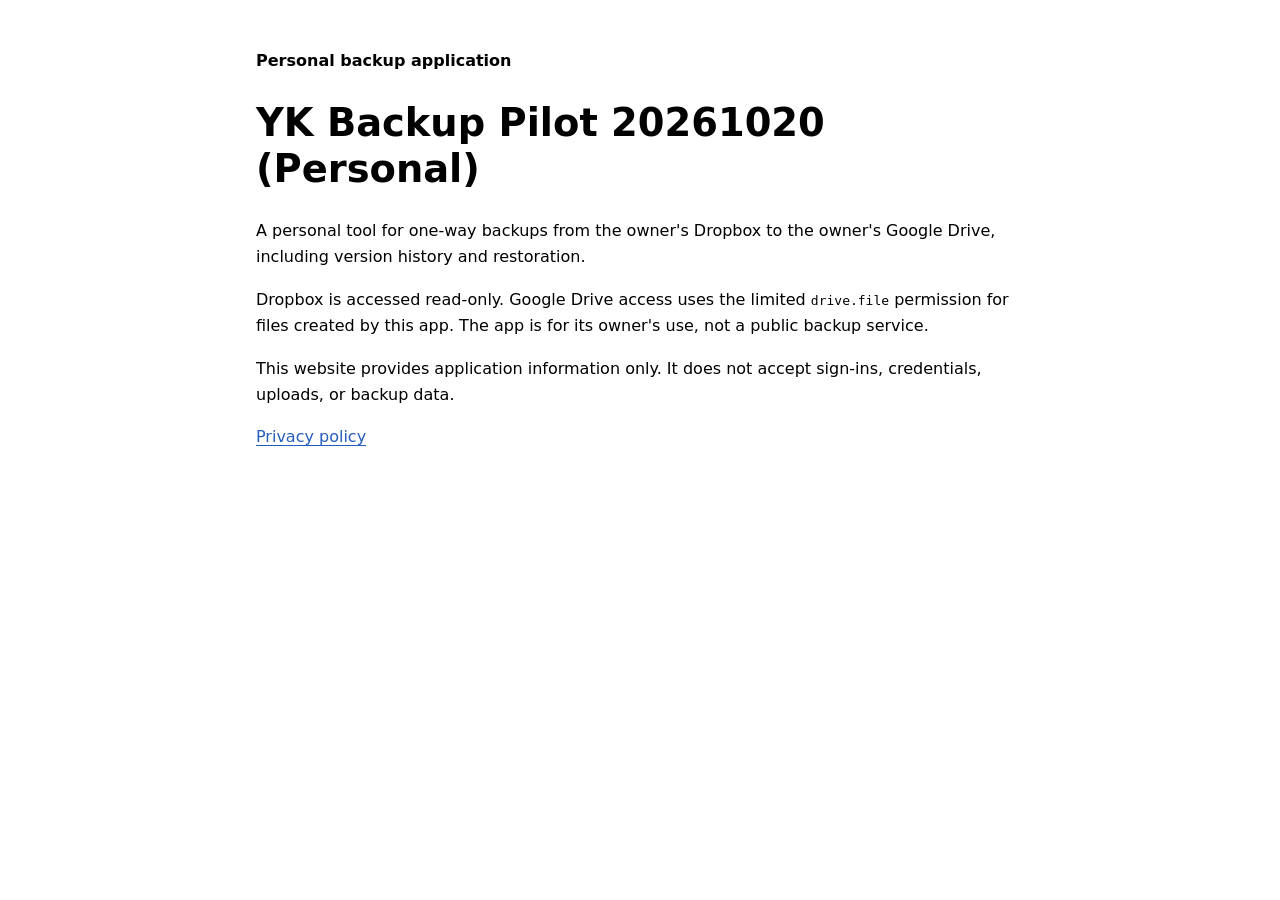
<file: index.html>
<!doctype html>
<html lang="en">
<head>
  <meta charset="utf-8">
  <meta name="viewport" content="width=device-width, initial-scale=1">
  <meta name="referrer" content="no-referrer">
  <title>YK Backup Pilot 20261020 (Personal)</title>
  <link rel="stylesheet" href="style.css">
</head>
<body>
  <main>
    <p class="eyebrow">Personal backup application</p>
    <h1>YK Backup Pilot 20261020 (Personal)</h1>
    <p>A personal tool for one-way backups from the owner's Dropbox to the owner's Google Drive, including version history and restoration.</p>
    <p>Dropbox is accessed read-only. Google Drive access uses the limited <code>drive.file</code> permission for files created by this app. The app is for its owner's use, not a public backup service.</p>
    <p>This website provides application information only. It does not accept sign-ins, credentials, uploads, or backup data.</p>
    <p><a href="privacy.html">Privacy policy</a></p>
  </main>
</body>
</html>
</file>
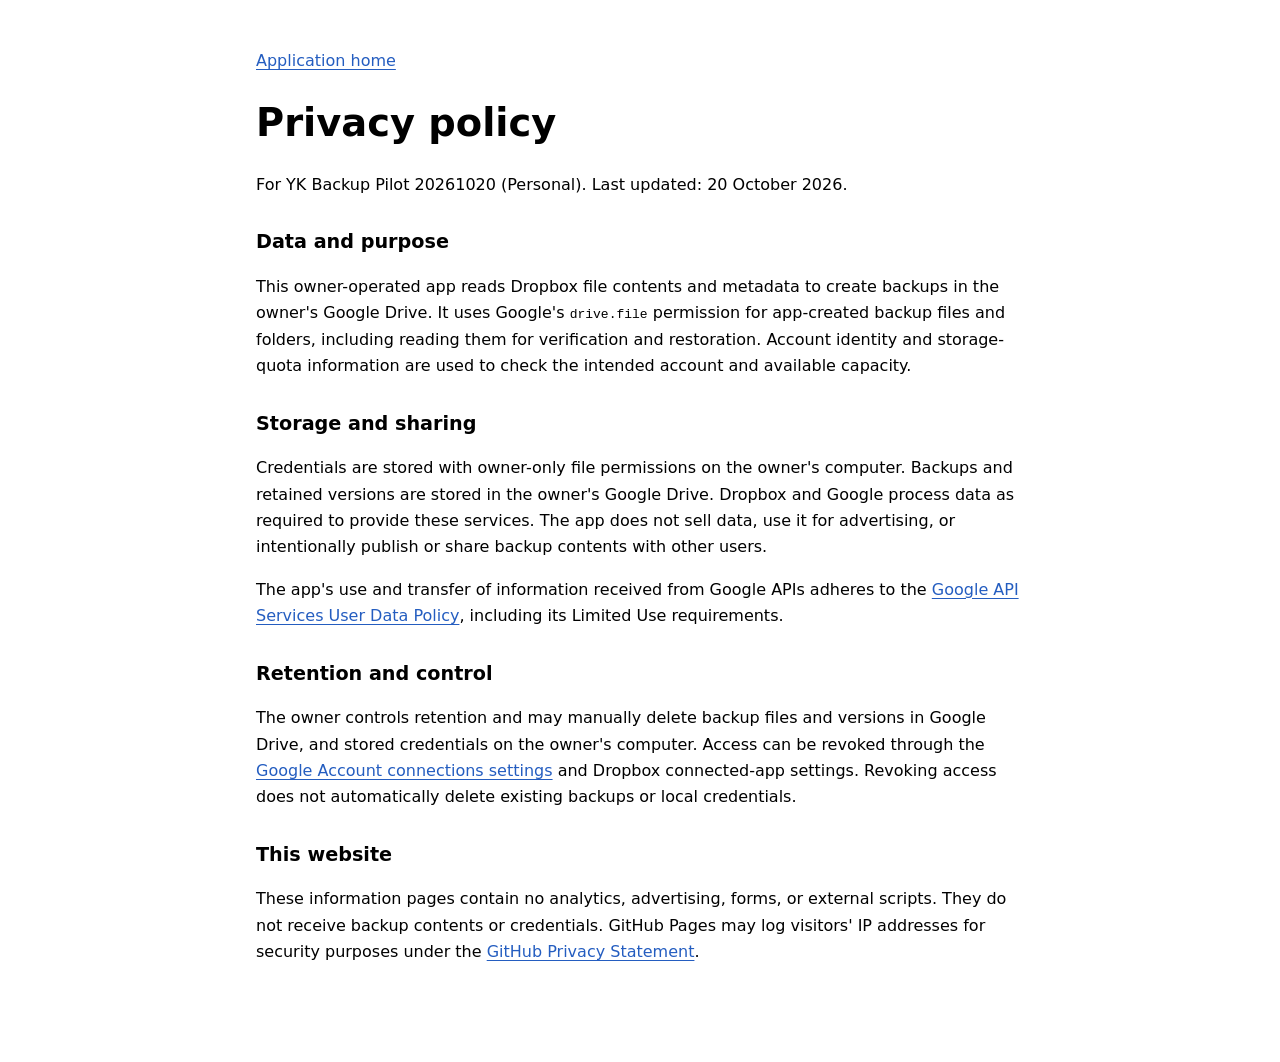
<file: privacy.html>
<!doctype html>
<html lang="en">
<head>
  <meta charset="utf-8">
  <meta name="viewport" content="width=device-width, initial-scale=1">
  <meta name="referrer" content="no-referrer">
  <title>Privacy policy — YK Backup Pilot 20261020 (Personal)</title>
  <link rel="stylesheet" href="style.css">
</head>
<body>
  <main>
    <p><a href="./">Application home</a></p>
    <h1>Privacy policy</h1>
    <p>For YK Backup Pilot 20261020 (Personal). Last updated: 20 October 2026.</p>
    <h2>Data and purpose</h2>
    <p>This owner-operated app reads Dropbox file contents and metadata to create backups in the owner's Google Drive. It uses Google's <code>drive.file</code> permission for app-created backup files and folders, including reading them for verification and restoration. Account identity and storage-quota information are used to check the intended account and available capacity.</p>
    <h2>Storage and sharing</h2>
    <p>Credentials are stored with owner-only file permissions on the owner's computer. Backups and retained versions are stored in the owner's Google Drive. Dropbox and Google process data as required to provide these services. The app does not sell data, use it for advertising, or intentionally publish or share backup contents with other users.</p>
    <p>The app's use and transfer of information received from Google APIs adheres to the <a href="https://developers.google.com/terms/api-services-user-data-policy">Google API Services User Data Policy</a>, including its Limited Use requirements.</p>
    <h2>Retention and control</h2>
    <p>The owner controls retention and may manually delete backup files and versions in Google Drive, and stored credentials on the owner's computer. Access can be revoked through the <a href="https://myaccount.google.com/connections">Google Account connections settings</a> and Dropbox connected-app settings. Revoking access does not automatically delete existing backups or local credentials.</p>
    <h2>This website</h2>
    <p>These information pages contain no analytics, advertising, forms, or external scripts. They do not receive backup contents or credentials. GitHub Pages may log visitors' IP addresses for security purposes under the <a href="https://docs.github.com/en/site-policy/privacy-policies/github-general-privacy-statement">GitHub Privacy Statement</a>.</p>
  </main>
</body>
</html>
</file>
<file: style.css>
:root { color-scheme: light dark; font-family: system-ui, sans-serif; line-height: 1.65; }
body { margin: 0; }
main { max-width: 48rem; margin: 3rem auto; padding: 0 1.25rem 2rem; }
h1 { line-height: 1.2; font-size: clamp(1.7rem, 4vw, 2.4rem); overflow-wrap: anywhere; }
h2 { margin-top: 1.75rem; font-size: 1.2rem; }
a { color: #245dc0; text-underline-offset: .2em; }
a:focus-visible { outline: 2px solid currentColor; outline-offset: 4px; }
.eyebrow { font-weight: 600; }
code { overflow-wrap: anywhere; }
@media (prefers-color-scheme: dark) { a { color: #9cbfff; } }
</file>
